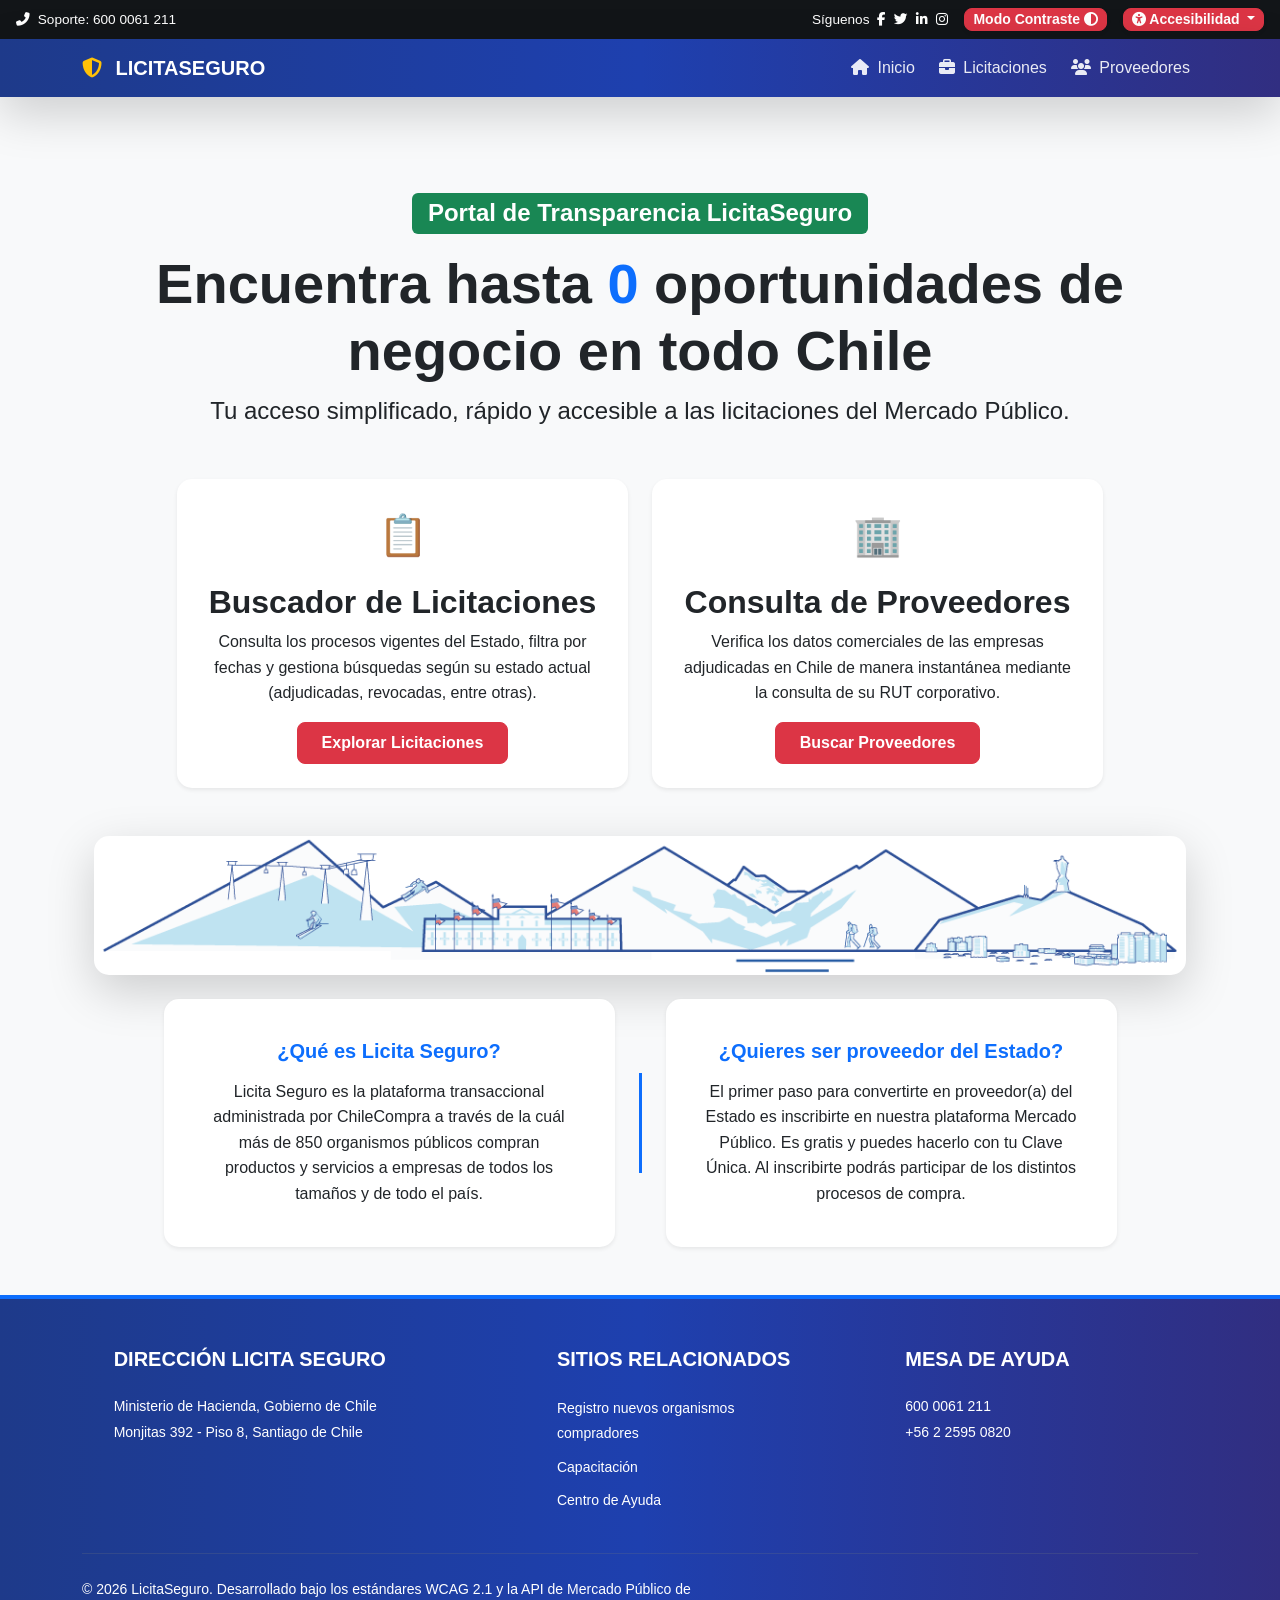
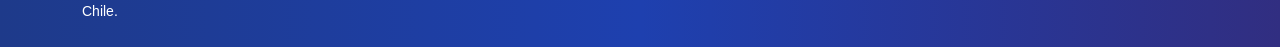
<file: index.html>
<!DOCTYPE html>
<html lang="es">

<head>
    <meta charset="UTF-8">
    <meta name="viewport" content="width=device-width, initial-scale=1.0">
    <meta property="og:description" content="Portal de Transparencia LicitaSeguro" />
    <meta name="description" content="oportunidades de negocio en todo Chile" />
    <meta property="og:url" content="https://estudianteipss.github.io/evaluacionfrontendExamen/index.html" />

    <title>LicitaSeguro - Inicio</title>
    <link href="https://cdn.jsdelivr.net/npm/bootstrap@5.3.0/dist/css/bootstrap.min.css" rel="stylesheet">
    <link rel="stylesheet" href="css/styles.css">
    <link rel="stylesheet" href="https://cdnjs.cloudflare.com/ajax/libs/font-awesome/6.5.1/css/all.min.css" />
</head>

<body class="bg-light d-flex flex-column min-vh-100">
    <div class="topbar-custom py-2 px-3 d-flex justify-content-between align-items-center" style="font-size: 0.85rem;">
        <div class="d-flex gap-3">
            <span class="d-none d-md-inline"><i class="fas fa-phone-alt me-1"></i> Soporte: 600 0061 211</span>
        </div>

        <div class="d-flex align-items-center gap-3">
            <div class="d-flex gap-2">
                <span class="d-none d-md-inline">Síguenos</span>
                <a href="https://www.instagram.com/licitaseguro2024/" class="text-white" title="Facebook"
                    aria-label="Síguenos en Facebook"><i class="fab fa-facebook-f"></i></a>
                <a href="https://www.instagram.com/licitaseguro2024/" class="text-white" title="X (Twitter)"
                    aria-label="Síguenos en X"><i class="fab fa-twitter"></i></a>
                <a href="https://www.instagram.com/licitaseguro2024/" class="text-white" title="LinkedIn"
                    aria-label="Síguenos en LinkedIn"><i class="fab fa-linkedin-in"></i></a>
                <a href="https://www.instagram.com/licitaseguro2024/" class="text-white" title="Instagram"
                    aria-label="Síguenos en Instagram"><i class="fab fa-instagram"></i></a>
            </div>

            <button id="btn-alto-contraste" class="btn btn-sm btn-contraste-rojo py-0 px-2 shadow-sm"
                aria-label="Activar modo alto contraste">
                <span class="d-none d-md-inline">Modo Contraste</span>
                <i class="fas fa-adjust"></i>
            </button>
            <div class="dropdown">
                <button class="btn btn-sm btn-contraste-rojo py-0 px-2 shadow-sm dropdown-toggle" type="button" data-bs-toggle="dropdown"
                    aria-expanded="false">
                    <i class="fa-solid fa-universal-access"></i>
                    <span>Accesibilidad</span>
                </button>

                <ul class="dropdown-menu dropdown-menu-end">
                    <li>
                        <button class="dropdown-item" onclick="changeFontSize('increase')">
                            A+ Aumentar
                        </button>
                    </li>
                    <li>
                        <button class="dropdown-item" onclick="changeFontSize('decrease')">
                            A- Reducir
                        </button>
                    </li>
                    <li>
                        <button class="dropdown-item" onclick="changeFontSize('reset')">
                            A Restablecer
                        </button>
                    </li>
                </ul>
            </div>
        </div>
    </div>

    <nav class="navbar navbar-expand-lg navbar-dark navbar-gradient shadow-lg">
        <div class="container">
            <a class="navbar-brand fw-bold text-uppercase tracking-wider" href="index.html">
                <i class="fas fa-shield-alt text-warning me-2"></i> LicitaSeguro
            </a>

            <button class="navbar-toggler" type="button" data-bs-toggle="collapse" data-bs-target="#navbarNav">
                <span class="navbar-toggler-icon"></span>
            </button>

            <div class="collapse navbar-collapse" id="navbarNav">
                <ul class="navbar-nav ms-auto align-items-center gap-2">
                    <li class="nav-item">
                        <a class="nav-link active" href="index.html"><i class="fas fa-home me-1"></i> Inicio</a>
                    </li>
                    <li class="nav-item">
                        <a class="nav-link" href="licitaciones.html"><i class="fas fa-briefcase me-1"></i>
                            Licitaciones</a>
                    </li>
                    <li class="nav-item">
                        <a class="nav-link" href="proveedores.html"><i class="fas fa-users me-1"></i> Proveedores</a>
                    </li>
                </ul>
            </div>
        </div>
    </nav>

    <main class="container my-5 flex-grow-1">
        <header class="text-center my-5">
            <p class="badge bg-success lead fs-4">Portal de Transparencia LicitaSeguro</p>
            <h1 class="display-4 fw-bold " tabindex="0">Encuentra hasta 
                <span id="numero" class="text-primary">0</span> oportunidades de negocio en todo Chile</h1>
            <p class="lead fs-4">Tu acceso simplificado, rápido y accesible a las licitaciones del Mercado Público.</p>
        </header>

        <section class="row g-4 justify-content-center" aria-label="Secciones de la plataforma">
            <div class="col-md-5">
                <div class="card h-100 shadow-sm border-0">
                    <div class="card-body text-center p-4">
                        <div class="mb-3 text-success fs-1">📋</div>
                        <h2 class="card-title fw-semibold" tabindex="0">Buscador de Licitaciones</h2>
                        <p class="card-text">Consulta los procesos vigentes del Estado, filtra por fechas y gestiona
                            búsquedas según su estado actual (adjudicadas, revocadas, entre otras).</p>
                        <a href="licitaciones.html" class="btn btn-contraste-rojo px-4 py-2" tabindex="0"
                            aria-label="Ir al módulo de buscador de licitaciones">Explorar Licitaciones</a>
                    </div>
                </div>
            </div>

            <div class="col-md-5">
                <div class="card h-100 shadow-sm border-0">
                    <div class="card-body text-center p-4">
                        <div class="mb-3 text-success fs-1">🏢</div>
                        <h2 class="card-title fw-semibold" tabindex="0">Consulta de Proveedores</h2>
                        <p class="card-text">Verifica los datos comerciales de las empresas adjudicadas en Chile de
                            manera instantánea mediante la consulta de su RUT corporativo.</p>
                        <a href="proveedores.html" class="btn btn-contraste-rojo px-4 py-2" tabindex="0"
                            aria-label="Ir al módulo de búsqueda de proveedores">Buscar Proveedores</a>
                    </div>
                </div>
            </div>

            <div class="row mt-5 mb-4">
                <div class="col-12 text-center">
                    <div class="card shadow-lg border-0 overflow-hidden">
                        <img src="assets/reg13.png" class="img-fluid" alt="Descripción accesible de la imagen"
                            style="max-height: 400px; object-fit: cover; width: 100%;">
                    </div>
                </div>
            </div>
        </section>

        <div class="row g-4 align-items-stretch justify-content-center text-center">
            <div class="col-12 col-md-5">
                <div class="card h-100 shadow-sm border-0 p-4">
                    <div class="card-body">
                        <h5 class="card-title text-primary fw-bold mb-3">¿Qué es Licita Seguro?</h5>
                        <p class="card-text">Licita Seguro es la plataforma transaccional administrada por ChileCompra
                            a través de la cuál más de 850 organismos públicos compran productos y servicios a empresas
                            de todos los tamaños y de todo el país.</p>
                    </div>
                </div>
            </div>

            <div class="d-none d-md-flex col-md-auto align-items-center">
                <div class="border-start border-primary border-3" style="height: 100px;"></div>
            </div>

            <div class="col-12 col-md-5">
                <div class="card h-100 shadow-sm border-0 p-4">
                    <div class="card-body">
                        <h5 class="card-title text-primary fw-bold mb-3">¿Quieres ser proveedor del Estado?</h5>
                        <p class="card-text">El primer paso para convertirte en proveedor(a) del Estado es inscribirte
                            en nuestra plataforma Mercado Público. Es gratis y puedes hacerlo con tu Clave Única. Al
                            inscribirte podrás participar de los distintos procesos de compra.</p>
                    </div>
                </div>
            </div>
        </div>
    </main>

    <footer class="bar-footer text-white pt-5 pb-4 mt-auto border-top border-primary border-4">
        <div class="container text-md-start text-center">
            <div class="row g-4">
                <div class="col-md-4 col-lg-4 mx-auto">
                    <h5 class="text-uppercase fw-bold mb-4">Dirección Licita Seguro</h5>
                    <p class="small mb-1">Ministerio de Hacienda, Gobierno de Chile</p>
                    <p class="small">Monjitas 392 - Piso 8, Santiago de Chile</p>
                </div>
                <div class="col-md-3 col-lg-3 mx-auto">
                    <h5 class="text-uppercase fw-bold mb-4">Sitios relacionados</h5>
                    <ul class="list-unstyled">
                        <li class="mb-2"><a href="https://comprador.mercadopublico.cl/registrarme"
                                class="text-white text-decoration-none small">Registro nuevos organismos compradores</a>
                        </li>
                        <li class="mb-2"><a href="https://capacitacion.chilecompra.cl/mod/page/view.php?id=18633"
                                class="text-white text-decoration-none small">Capacitación</a></li>
                        <li class="mb-2"><a href="https://ayuda.mercadopublico.cl/"
                                class="text-white text-decoration-none small">Centro de Ayuda</a></li>
                    </ul>
                </div>
                <div class="col-md-4 col-lg-3 mx-auto">
                    <h5 class="text-uppercase fw-bold mb-4">Mesa de Ayuda</h5>
                    <p class="small mb-1">600 0061 211</p>
                    <p class="small mb-1">+56 2 2595 0820</p>
                </div>
            </div>
            <hr class="my-4 border-secondary">
            <div class="row align-items-center">
                <div class="col-md-7 text-md-start small">
                    &copy; 2026 LicitaSeguro. Desarrollado bajo los estándares WCAG 2.1 y la API de Mercado Público de
                    Chile.
                </div>
            </div>
        </div>
    </footer>

    <script src="https://cdn.jsdelivr.net/npm/bootstrap@5.3.0/dist/js/bootstrap.bundle.min.js"></script>
    <script src="js/validaciones.js"></script>
    <script src="js/api.js"></script>
    <script src="js/ui.js"></script>
    <script src="js/accesibilidad.js"></script>
</body>

</html>
</file>
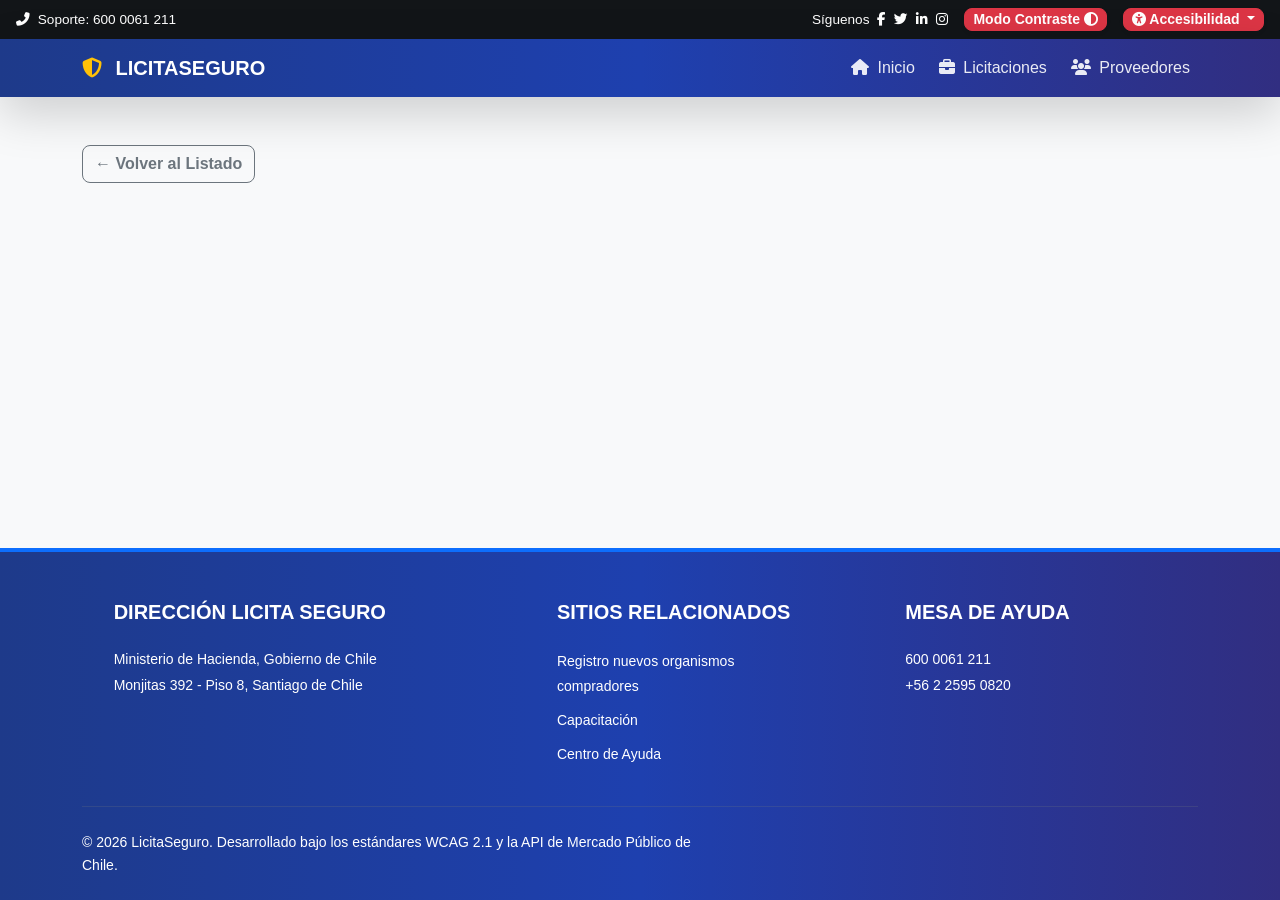
<file: detalle.html>
<!DOCTYPE html>
<html lang="es">

<head>
    <meta charset="UTF-8">
    <meta name="viewport" content="width=device-width, initial-scale=1.0">
    <title>LicitaSeguro - Detalle de Licitación</title>
    <link href="https://cdn.jsdelivr.net/npm/bootstrap@5.3.0/dist/css/bootstrap.min.css" rel="stylesheet">
    <link rel="stylesheet" href="css/styles.css">
    <link rel="stylesheet" href="https://cdnjs.cloudflare.com/ajax/libs/font-awesome/6.5.1/css/all.min.css" />
</head>

<body class="bg-light d-flex flex-column min-vh-100">
    <div class="topbar-custom py-2 px-3 d-flex justify-content-between align-items-center" style="font-size: 0.85rem;">
        <div class="d-flex gap-3">
            <span class="d-none d-md-inline"><i class="fas fa-phone-alt me-1"></i> Soporte: 600 0061 211</span>
        </div>

        <div class="d-flex align-items-center gap-3">
            <div class="d-flex gap-2">
                <span class="d-none d-md-inline">Síguenos</span>
                <a href="https://www.instagram.com/licitaseguro2024/" class="text-white" title="Facebook"
                    aria-label="Síguenos en Facebook"><i class="fab fa-facebook-f"></i></a>
                <a href="https://www.instagram.com/licitaseguro2024/" class="text-white" title="X (Twitter)"
                    aria-label="Síguenos en X"><i class="fab fa-twitter"></i></a>
                <a href="https://www.instagram.com/licitaseguro2024/" class="text-white" title="LinkedIn"
                    aria-label="Síguenos en LinkedIn"><i class="fab fa-linkedin-in"></i></a>
                <a href="https://www.instagram.com/licitaseguro2024/" class="text-white" title="Instagram"
                    aria-label="Síguenos en Instagram"><i class="fab fa-instagram"></i></a>
            </div>

            <button id="btn-alto-contraste" class="btn btn-sm btn-contraste-rojo py-0 px-2 shadow-sm"
                aria-label="Activar modo alto contraste">
                <span class="d-none d-md-inline">Modo Contraste</span>
                <i class="fas fa-adjust"></i>
            </button>
            <div class="dropdown">
                <button class="btn btn-sm btn-contraste-rojo py-0 px-2 shadow-sm dropdown-toggle" type="button"
                    data-bs-toggle="dropdown" aria-expanded="false">
                    <i class="fa-solid fa-universal-access"></i>
                    <span>Accesibilidad</span>
                </button>

                <ul class="dropdown-menu dropdown-menu-end">
                    <li>
                        <button class="dropdown-item" onclick="changeFontSize('increase')">
                            A+ Aumentar
                        </button>
                    </li>
                    <li>
                        <button class="dropdown-item" onclick="changeFontSize('decrease')">
                            A- Reducir
                        </button>
                    </li>
                    <li>
                        <button class="dropdown-item" onclick="changeFontSize('reset')">
                            A Restablecer
                        </button>
                    </li>
                </ul>
            </div>
        </div>
    </div>

    <nav class="navbar navbar-expand-lg navbar-dark navbar-gradient shadow-lg">
        <div class="container">
            <a class="navbar-brand fw-bold text-uppercase tracking-wider" href="index.html">
                <i class="fas fa-shield-alt text-warning me-2"></i> LicitaSeguro
            </a>

            <button class="navbar-toggler" type="button" data-bs-toggle="collapse" data-bs-target="#navbarNav">
                <span class="navbar-toggler-icon"></span>
            </button>

            <div class="collapse navbar-collapse" id="navbarNav">
                <ul class="navbar-nav ms-auto align-items-center gap-2">
                    <li class="nav-item">
                        <a class="nav-link" href="index.html"><i class="fas fa-home me-1"></i> Inicio</a>
                    </li>
                    <li class="nav-item">
                        <a class="nav-link active" href="licitaciones.html"><i class="fas fa-briefcase me-1"></i>
                            Licitaciones</a>
                    </li>
                    <li class="nav-item">
                        <a class="nav-link" href="proveedores.html"><i class="fas fa-users me-1"></i> Proveedores</a>
                    </li>
                </ul>
            </div>
        </div>
    </nav>

    <main class="container my-5 flex-grow-1">
        <a href="licitaciones.html" class="btn btn-outline-secondary mb-4" tabindex="0">&larr; Volver al Listado</a>

        <div id="loader" class="text-center my-5 d-none" aria-live="polite">
            <div class="spinner-border text-primary" role="status"></div>
            <p class="mt-2 text-muted">Obteniendo detalles del proceso...</p>
        </div>

        <div id="mensaje-alerta" class="alert d-none" role="alert" aria-live="assertive"></div>

        <article id="detalle-licitacion" class="card shadow-sm border-0 p-4 d-none">
            <header class="border-bottom pb-3 mb-4 d-flex justify-content-between align-items-start flex-wrap">
                <div>
                    <span class="badge bg-primary mb-4 fs-6" id="detalle-estado" tabindex="0">Estado</span> <br>
                    <span class="badge bg-dark text-white border border-white fs-3 mb-3">Características de la licitación</span> <br>
                    <span class="badge bg-success mb-2 fs-6" tabindex="0">Nombre de la Licitacion</span>
                    <h1 class="fw-bold" id="detalle-nombre" tabindex="0">Nombre</h1>

                    <div class="p-2 rounded border mt-2 mb-4">
                        <p class="mb-1 ">Código Externo: <strong id="detalle-codigo"></strong></p>
                        <p class="mb-1 ">Descripcion: <strong id="detalle-descripcion"></strong></p>
                        <p class="mb-1 ">Tipo de Licitacion: <strong id="detalle-tipo-licitacion"></strong></p>
                        <p class="mb-1 ">Tipo de Convocatoria: <strong id="detalle-tipo-convocatoria"></strong></p>
                        <p class="mb-1 ">Etapas del Proceso de Apertura: <strong id="detalle-etapa-apertura"></strong>
                        </p>
                        <p class="mb-1 ">Toma de Razon por Contraloria: <strong id="detalle-toma-razon"></strong>
                        </p>
                    </div>

                    <span class="badge bg-success mb-2 fs-6" tabindex="0">Responsable de la Licitacion</span>
                    <h1 class="fw-bold" id="detalle-organismo" tabindex="0">Nombre Organismo</h1>

                    <div class="p-2 rounded border mt-2 mb-4">
                        <p class="mb-1 ">Unidad de Compra: <strong id="detalle-nombre-unidad"></strong></p>
                        <p class="mb-1 ">RUT: <strong id="detalle-rut-unidad"></strong></p>
                        <p class="mb-1 ">Direccion: <strong id="detalle-direccion-unidad"></strong></p>
                        <p class="mb-1 ">Comuna: <strong id="detalle-comuna-unidad"></strong></p>
                        <p class="mb-1 ">Region en la cual se genero la Licitacion: <strong
                                id="detalle-region-unidad"></strong></p>
                    </div>

                    <span class="badge bg-danger mb-2 fs-6" tabindex="0">Reclamos recibidos por incumplir plazo de pago:</span>
                    <h1 class="fw-bold" id="detalle-reclamos" tabindex="0">Numero de Reclamos</h1>

                    <div class="p-2 rounded border bg-light mt-2 mb-4">
                        <p class=" text-dark mb-1 ">Este número indica los reclamos
                            recibidos por esta institución. Recuerde interpretar esta información considerando la
                            cantidad de licitaciones y órdenes de compra que esta institución genera en el Mercado
                            Público.</p>

                    </div>

                    <span class="badge bg-dark text-white border border-white fs-3 mb-2">Etapas y Plazos</span>
                    <div class="p-2 rounded border mt-2 mb-4">
                        <p class="mb-1 ">Fecha de Cierre de Recepcion de la Oferta: <strong
                                id="detalle-fecha-cierre"></strong></p>
                        <p class="mb-1 ">Fecha de Publicacion: <strong id="detalle-fecha-creacion"></strong></p>
                        <p class="mb-1 ">Fecha Inicio de Preguntas: <strong id="detalle-fecha-inicio"></strong>
                        </p>
                        <p class="mb-1 ">Fecha Final de Preguntas: <strong id="detalle-fecha-final"></strong></p>
                        <p class="mb-1 ">Fecha Publicacion de Respuestas: <strong id="detalle-fecha-pub"></strong>
                        </p>
                        <p class="mb-1 ">Fecha de Acto de Apertura Tecnica: <strong id="detalle-fecha-tecnica"></strong>
                        </p>
                        <p class="mb-1 ">Fecha de Acto de Apertura Economica: <strong
                                id="detalle-fecha-economica"></strong></p>
                        <p class="mb-1 ">Fecha de Adjudicacion: <strong id="detalle-fecha-adjudicacion"></strong>
                        </p>
                    </div>

                    <span class="badge bg-dark text-white border border-white fs-3 mb-2">Montos y Duracion de Contrato</span>
                    <div class="p-2 rounded border mt-2 mb-4">
                        <p class="mb-1 ">Estimacion en base a: <strong id="detalle-estimacion-base"></strong></p>
                        <p class="mb-1 ">Fuente de Financiamiento: <strong id="detalle-fuente-financiamiento">No
                                Especifica</strong></p>
                        <p class="mb-1 ">Monto Total Estimado: <strong id="detalle-monto-estimado"></strong></p>
                        <p class="mb-1 ">Nombre Responsable del Pago: <strong id="detalle-responsable-pago"></strong>
                        </p>
                        <p class="mb-1 ">Contrato con Renovacion: <strong id="detalle-renovacion-contrato"></strong></p>
                        <p class="mb-1 ">Nombre Responsable del Contrato: <strong
                                id="detalle-responsable-contrato"></strong></p>
                    </div>
                </div>
            </header>
            
            <span class="badge bg-dark text-white border border-white fs-3 mb-2">Productos o Servicios</span>
            <div class="row g-4">
                <div class="col-12">
                    <div class="table-responsive">
                        <table class="table table-hover align-middle mb-0"
                            aria-label="Lista de productos incluidos en la licitación">
                            <thead class="table-dark text-center">
                                <tr>
                                    <th scope="col">#</th>
                                    <th scope="col">Codigo Producto</th>
                                    <th scope="col">Codigo Categoria</th>
                                    <th scope="col">Categoria</th>
                                    <th scope="col">Nombre del Producto</th>
                                    <th scope="col">Descripción</th>
                                    <th scope="col" class="text-center">Cantidad</th>
                                    <th scope="col">Unidad</th>
                                </tr>
                            </thead>
                            <tbody id="tabla-detalle-items"></tbody>
                        </table>
                    </div>
                </div>
            </div>
        </article>
    </main>

    <footer class="bar-footer text-white pt-5 pb-4 mt-auto border-top border-primary border-4">
        <div class="container text-md-start text-center">
            <div class="row g-4">
                <div class="col-md-4 col-lg-4 mx-auto">
                    <h5 class="text-uppercase fw-bold mb-4">Dirección Licita Seguro</h5>
                    <p class="small mb-1">Ministerio de Hacienda, Gobierno de Chile</p>
                    <p class="small">Monjitas 392 - Piso 8, Santiago de Chile</p>
                </div>
                <div class="col-md-3 col-lg-3 mx-auto">
                    <h5 class="text-uppercase fw-bold mb-4">Sitios relacionados</h5>
                    <ul class="list-unstyled">
                        <li class="mb-2"><a href="https://comprador.mercadopublico.cl/registrarme"
                                class="text-white text-decoration-none small">Registro nuevos organismos compradores</a>
                        </li>
                        <li class="mb-2"><a href="https://capacitacion.chilecompra.cl/mod/page/view.php?id=18633"
                                class="text-white text-decoration-none small">Capacitación</a></li>
                        <li class="mb-2"><a href="https://ayuda.mercadopublico.cl/"
                                class="text-white text-decoration-none small">Centro de Ayuda</a></li>
                    </ul>
                </div>
                <div class="col-md-4 col-lg-3 mx-auto">
                    <h5 class="text-uppercase fw-bold mb-4">Mesa de Ayuda</h5>
                    <p class="small mb-1">600 0061 211</p>
                    <p class="small mb-1">+56 2 2595 0820</p>
                </div>
            </div>
            <hr class="my-4 border-secondary">
            <div class="row align-items-center">
                <div class="col-md-7 text-md-start small">
                    &copy; 2026 LicitaSeguro. Desarrollado bajo los estándares WCAG 2.1 y la API de Mercado Público de
                    Chile.
                </div>
            </div>
        </div>
    </footer>

    <script src="https://cdn.jsdelivr.net/npm/bootstrap@5.3.0/dist/js/bootstrap.bundle.min.js"></script>
    <script src="js/validaciones.js"></script>
    <script src="js/api.js"></script>
    <script src="js/ui.js"></script>
    <script src="js/accesibilidad.js"></script>
</body>

</html>
</file>
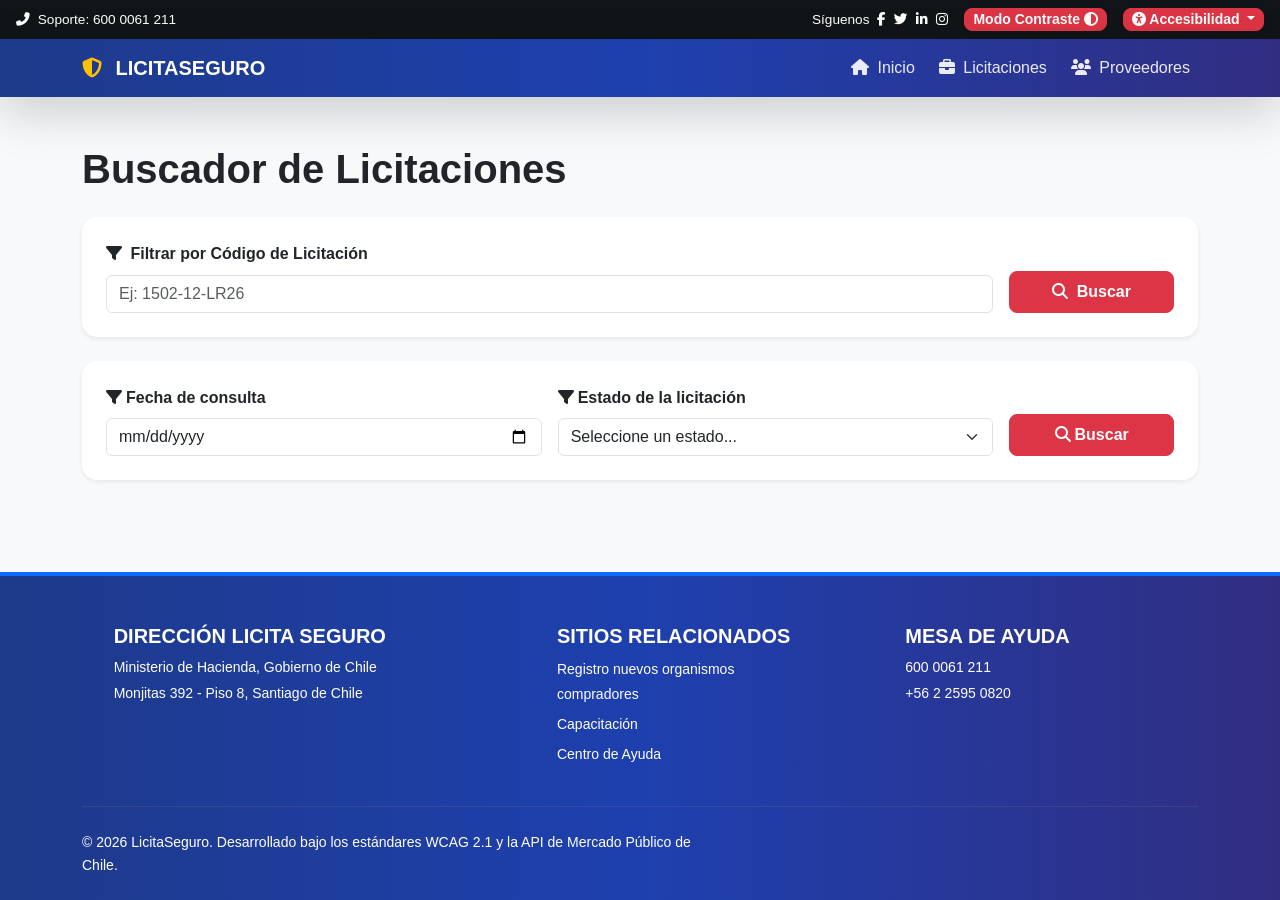
<file: licitaciones.html>
<!DOCTYPE html>
<html lang="es">

<head>
    <meta charset="UTF-8">
    <meta name="viewport" content="width=device-width, initial-scale=1.0">
    <title>LicitaSeguro - Buscador de Licitaciones</title>
    <link href="https://cdn.jsdelivr.net/npm/bootstrap@5.3.0/dist/css/bootstrap.min.css" rel="stylesheet">
    <link rel="stylesheet" href="css/styles.css">
    <link rel="stylesheet" href="https://cdnjs.cloudflare.com/ajax/libs/font-awesome/6.5.1/css/all.min.css" />
</head>

<body class="bg-light d-flex flex-column min-vh-100">
    <div class="topbar-custom py-2 px-3 d-flex justify-content-between align-items-center" style="font-size: 0.85rem;">
        <div class="d-flex gap-3">
            <span class="d-none d-md-inline"><i class="fas fa-phone-alt me-1"></i> Soporte: 600 0061 211</span>
        </div>

        <div class="d-flex align-items-center gap-3">
            <div class="d-flex gap-2">
                <span class="d-none d-md-inline">Síguenos</span>
                <a href="https://www.instagram.com/licitaseguro2024/" class="text-white" title="Facebook"
                    aria-label="Síguenos en Facebook"><i class="fab fa-facebook-f"></i></a>
                <a href="https://www.instagram.com/licitaseguro2024/" class="text-white" title="X (Twitter)"
                    aria-label="Síguenos en X"><i class="fab fa-twitter"></i></a>
                <a href="https://www.instagram.com/licitaseguro2024/" class="text-white" title="LinkedIn"
                    aria-label="Síguenos en LinkedIn"><i class="fab fa-linkedin-in"></i></a>
                <a href="https://www.instagram.com/licitaseguro2024/" class="text-white" title="Instagram"
                    aria-label="Síguenos en Instagram"><i class="fab fa-instagram"></i></a>
            </div>

            <button id="btn-alto-contraste" class="btn btn-sm btn-contraste-rojo py-0 px-2 shadow-sm"
                aria-label="Activar modo alto contraste">
                <span class="d-none d-md-inline">Modo Contraste</span>
                <i class="fas fa-adjust"></i>
            </button>
            <div class="dropdown">
                <button class="btn btn-sm btn-contraste-rojo py-0 px-2 shadow-sm dropdown-toggle" type="button"
                    data-bs-toggle="dropdown" aria-expanded="false">
                    <i class="fa-solid fa-universal-access"></i>
                    <span>Accesibilidad</span>
                </button>

                <ul class="dropdown-menu dropdown-menu-end">
                    <li>
                        <button class="dropdown-item" onclick="changeFontSize('increase')">
                            A+ Aumentar
                        </button>
                    </li>
                    <li>
                        <button class="dropdown-item" onclick="changeFontSize('decrease')">
                            A- Reducir
                        </button>
                    </li>
                    <li>
                        <button class="dropdown-item" onclick="changeFontSize('reset')">
                            A Restablecer
                        </button>
                    </li>
                </ul>
            </div>
        </div>
    </div>

    <nav class="navbar navbar-expand-lg navbar-dark navbar-gradient shadow-lg">
        <div class="container">
            <a class="navbar-brand fw-bold text-uppercase tracking-wider" href="index.html">
                <i class="fas fa-shield-alt text-warning me-2"></i> LicitaSeguro
            </a>

            <button class="navbar-toggler" type="button" data-bs-toggle="collapse" data-bs-target="#navbarNav">
                <span class="navbar-toggler-icon"></span>
            </button>

            <div class="collapse navbar-collapse" id="navbarNav">
                <ul class="navbar-nav ms-auto align-items-center gap-2">
                    <li class="nav-item">
                        <a class="nav-link" href="index.html"><i class="fas fa-home me-1"></i> Inicio</a>
                    </li>
                    <li class="nav-item">
                        <a class="nav-link active" href="licitaciones.html"><i class="fas fa-briefcase me-1"></i>
                            Licitaciones</a>
                    </li>
                    <li class="nav-item">
                        <a class="nav-link" href="proveedores.html"><i class="fas fa-users me-1"></i> Proveedores</a>
                    </li>
                </ul>
            </div>
        </div>
    </nav>

    <main class="container my-5 flex-grow-1">
        <h1 class="mb-4 fw-bold" tabindex="0">Buscador de Licitaciones</h1>

        <div class="card p-4 shadow-sm border-0 mb-4">
            <div class="row g-3">
                <div class="col-md-10">
                    <label for="input-codigo-directo" class="form-label fw-bold">
                        <i class="fas fa-filter me-1"></i> Filtrar por Código de Licitación
                    </label>
                    <input type="text" id="input-codigo-directo" class="form-control " placeholder="Ej: 1502-12-LR26"
                        aria-label="Introduce el código de la licitación">
                </div>
                <div class="col-md-2 d-flex align-items-end">
                    <button class="btn btn-contraste-rojo w-100 py-2" type="button" id="btn-buscar-directo">
                        <i class="fas fa-search me-1"></i> Buscar
                    </button>
                </div>
                <div id="error-codigo-directo" class="invalid-feedback d-none">Por favor, ingrese un código válido para
                    buscar.</div>
            </div>
        </div>
        <div class="card p-4 shadow-sm border-0 mb-4">
            <form id="form-filtros" class="row g-3" aria-label="Filtros de búsqueda de licitaciones">
                <div class="col-md-5">
                    <label for="input-fecha" class="form-label fw-semibold">
                        <i class="fas fa-filter me-1"></i>Fecha de consulta</label>
                    <input type="date" class="form-control" id="input-fecha" required tabindex="0">
                </div>
                <div class="col-md-5">
                    <label for="select-estado" class="form-label fw-semibold">
                        <i class="fas fa-filter me-1"></i>Estado de la licitación</label>
                    <select class="form-select" id="select-estado" required tabindex="0">
                        <option value="" disabled selected>Seleccione un estado...</option>
                        <option value="publicada">Publicada</option>
                        <option value="adjudicada">Adjudicada</option>
                        <option value="revocada">Revocada</option>
                        <option value="suspendida">Suspendida</option>
                    </select>
                </div>
                <div class="col-md-2 d-flex align-items-end">
                    <button type="submit" class="btn btn-contraste-rojo w-100 py-2" tabindex="0">
                        <i class="fas fa-search me-1"></i>Buscar</button>
                </div>
            </form>
        </div>

        <div id="loader" class="text-center my-5 d-none" aria-live="polite" aria-label="Cargando datos del servidor">
            <div class="spinner-border text-primary" role="status" style="width: 3rem; height: 3rem;"></div>
            <p class="mt-2 text-muted fw-medium">Consultando Mercado Público, por favor espere...</p>
        </div>

        <div id="mensaje-alerta" class="alert d-none" role="alert" aria-live="assertive"></div>

        <div id="contenedor-resultados" class="card shadow-sm border-0 d-none">
            <div class="p-3 bg-white border-bottom">
                <div class="row align-items-center">
                    <div class="col-md-6">
                        <label for="input-filtro-palabra" class="form-label small fw-bold text-muted mb-1">Filtrar
                            resultados en tiempo real</label>
                        <input type="text" id="input-filtro-palabra" class="form-control form-control-sm"
                            placeholder="Escriba palabra clave o código para reducir la lista...">
                    </div>
                </div>
            </div>
            <div class="table-responsive">
                <table class="table table-hover align-middle mb-0" aria-label="Listado de licitaciones encontradas">
                    <thead class="table-dark text-center">
                        <tr>
                            <th scope="col" tabindex="0">Código</th>
                            <th scope="col" tabindex="0">Nombre del Proceso</th>
                            <th scope="col" tabindex="0">Fecha Cierre</th>
                            <th scope="col" tabindex="0">Estado</th>
                            <th scope="col" tabindex="0">Acciones</th>
                        </tr>
                    </thead>
                    <tbody id="tabla-licitaciones">
                    </tbody>
                </table>
            </div>

            <nav class="d-flex justify-content-center p-3 border-top" aria-label="Navegación de páginas de resultados">
                <ul class="pagination mb-0">
                    <li class="page-item" id="btn-anterior">
                        <button class="page-link" tabindex="0" aria-label="Página anterior">Anterior</button>
                    </li>
                    <li class="page-item disabled"><span class="page-link" id="info-paginacion">Página 1</span></li>
                    <li class="page-item" id="btn-siguiente">
                        <button class="page-link" tabindex="0" aria-label="Página siguiente">Siguiente</button>
                    </li>
                </ul>
            </nav>
        </div>
    </main>

    <footer class="bar-footer text-white pt-5 pb-4 mt-auto border-top border-primary border-4">
        <div class="container text-md-start text-center">
            <div class="row g-4">
                <div class="col-md-4 col-lg-4 mx-auto">
                    <h5 class="text-uppercase fw-bold">Dirección Licita Seguro</h5>
                    <p class="small mb-1">Ministerio de Hacienda, Gobierno de Chile</p>
                    <p class="small">Monjitas 392 - Piso 8, Santiago de Chile</p>
                </div>
                <div class="col-md-3 col-lg-3 mx-auto">
                    <h5 class="text-uppercase fw-bold">Sitios relacionados</h5>
                    <ul class="list-unstyled">
                        <li class="mb-1"><a href="https://comprador.mercadopublico.cl/registrarme"
                                class="text-white text-decoration-none small">Registro nuevos organismos compradores</a>
                        </li>
                        <li class="mb-1"><a href="https://capacitacion.chilecompra.cl/mod/page/view.php?id=18633"
                                class="text-white text-decoration-none small">Capacitación</a></li>
                        <li class="mb-1"><a href="https://ayuda.mercadopublico.cl/"
                                class="text-white text-decoration-none small">Centro de Ayuda</a></li>
                    </ul>
                </div>
                <div class="col-md-4 col-lg-3 mx-auto">
                    <h5 class="text-uppercase fw-bold">Mesa de Ayuda</h5>
                    <p class="small mb-1">600 0061 211</p>
                    <p class="small mb-1">+56 2 2595 0820</p>
                </div>
            </div>
            <hr class="my-4 border-secondary">
            <div class="row align-items-center">
                <div class="col-md-7 text-md-start small">
                    &copy; 2026 LicitaSeguro. Desarrollado bajo los estándares WCAG 2.1 y la API de Mercado Público de
                    Chile.
                </div>
            </div>
        </div>
    </footer>

    <script src="https://cdn.jsdelivr.net/npm/bootstrap@5.3.0/dist/js/bootstrap.bundle.min.js"></script>
    <script src="js/validaciones.js"></script>
    <script src="js/api.js"></script>
    <script src="js/ui.js"></script>
    <script src="js/accesibilidad.js"></script>
</body>

</html>
</file>
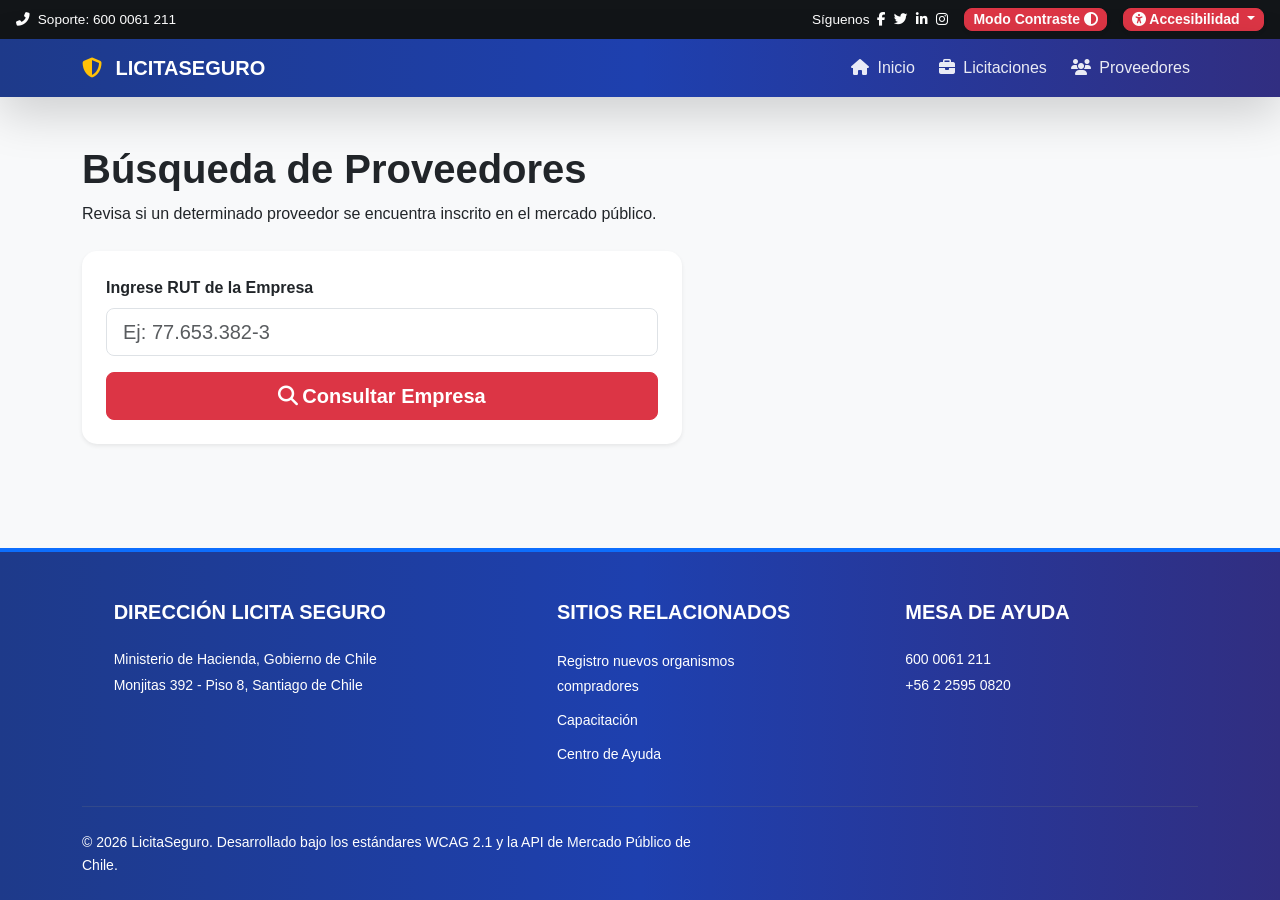
<file: proveedores.html>
<!DOCTYPE html>
<html lang="es">

<head>
    <meta charset="UTF-8">
    <meta name="viewport" content="width=device-width, initial-scale=1.0">
    <title>LicitaSeguro - Consultar Proveedor</title>
    <link href="https://cdn.jsdelivr.net/npm/bootstrap@5.3.0/dist/css/bootstrap.min.css" rel="stylesheet">
    <link rel="stylesheet" href="css/styles.css">
    <link rel="stylesheet" href="https://cdnjs.cloudflare.com/ajax/libs/font-awesome/6.5.1/css/all.min.css" />
</head>

<body class="bg-light d-flex flex-column min-vh-100">
    <div class="topbar-custom py-2 px-3 d-flex justify-content-between align-items-center" style="font-size: 0.85rem;">
        <div class="d-flex gap-3">
            <span class="d-none d-md-inline"><i class="fas fa-phone-alt me-1"></i> Soporte: 600 0061 211</span>
        </div>

        <div class="d-flex align-items-center gap-3">
            <div class="d-flex gap-2">
                <span class="d-none d-md-inline">Síguenos</span>
                <a href="https://www.instagram.com/licitaseguro2024/" class="text-white" title="Facebook"
                    aria-label="Síguenos en Facebook"><i class="fab fa-facebook-f"></i></a>
                <a href="https://www.instagram.com/licitaseguro2024/" class="text-white" title="X (Twitter)"
                    aria-label="Síguenos en X"><i class="fab fa-twitter"></i></a>
                <a href="https://www.instagram.com/licitaseguro2024/" class="text-white" title="LinkedIn"
                    aria-label="Síguenos en LinkedIn"><i class="fab fa-linkedin-in"></i></a>
                <a href="https://www.instagram.com/licitaseguro2024/" class="text-white" title="Instagram"
                    aria-label="Síguenos en Instagram"><i class="fab fa-instagram"></i></a>
            </div>

            <button id="btn-alto-contraste" class="btn btn-sm btn-contraste-rojo py-0 px-2 shadow-sm"
                aria-label="Activar modo alto contraste">
                <span class="d-none d-md-inline">Modo Contraste</span>
                <i class="fas fa-adjust"></i>
            </button>
            <div class="dropdown">
                <button class="btn btn-sm btn-contraste-rojo py-0 px-2 shadow-sm dropdown-toggle" type="button" data-bs-toggle="dropdown"
                    aria-expanded="false">
                    <i class="fa-solid fa-universal-access"></i>
                    <span>Accesibilidad</span>
                </button>

                <ul class="dropdown-menu dropdown-menu-end">
                    <li>
                        <button class="dropdown-item" onclick="changeFontSize('increase')">
                            A+ Aumentar
                        </button>
                    </li>
                    <li>
                        <button class="dropdown-item" onclick="changeFontSize('decrease')">
                            A- Reducir
                        </button>
                    </li>
                    <li>
                        <button class="dropdown-item" onclick="changeFontSize('reset')">
                            A Restablecer
                        </button>
                    </li>
                </ul>
            </div>
        </div>
    </div>

    <nav class="navbar navbar-expand-lg navbar-dark navbar-gradient shadow-lg">
        <div class="container">
            <a class="navbar-brand fw-bold text-uppercase tracking-wider" href="index.html">
                <i class="fas fa-shield-alt text-warning me-2"></i> LicitaSeguro
            </a>

            <button class="navbar-toggler" type="button" data-bs-toggle="collapse" data-bs-target="#navbarNav">
                <span class="navbar-toggler-icon"></span>
            </button>

            <div class="collapse navbar-collapse" id="navbarNav">
                <ul class="navbar-nav ms-auto align-items-center gap-2">
                    <li class="nav-item">
                        <a class="nav-link" href="index.html"><i class="fas fa-home me-1"></i> Inicio</a>
                    </li>
                    <li class="nav-item">
                        <a class="nav-link" href="licitaciones.html"><i class="fas fa-briefcase me-1"></i>
                            Licitaciones</a>
                    </li>
                    <li class="nav-item">
                        <a class="nav-link active" href="proveedores.html"><i class="fas fa-users me-1"></i>
                            Proveedores</a>
                    </li>
                </ul>
            </div>
        </div>
    </nav>

    <main class="container my-5 flex-grow-1">
        <h1 class="fw-bold" tabindex="0">Búsqueda de Proveedores</h1>
        <p class="mb-4">Revisa si un determinado proveedor se encuentra inscrito en el mercado público.</p>

        <div class="card p-4 shadow-sm border-0 mb-4" style="max-width: 600px;">
            <form id="form-proveedor" novalidate aria-label="Formulario de consulta de RUT comercial">
                <div class="mb-3">
                    <label for="input-rut" class="form-label fw-semibold">Ingrese RUT de la Empresa</label>
                    <input type="text" class="form-control form-control-lg" id="input-rut"
                        placeholder="Ej: 77.653.382-3" required tabindex="0">
                    <div id="rut-error" class="invalid-feedback" aria-live="assertive">
                        Por favor, ingrese un RUT válido.
                    </div>
                </div>
                <button type="submit" class="btn btn-contraste-rojo btn-lg w-100" tabindex="0">
                    <i class="fas fa-search me-1"></i>Consultar Empresa</button>
            </form>
        </div>

        <div id="loader" class="text-center my-5 d-none" aria-live="polite">
            <div class="spinner-border text-success" role="status"></div>
            <p class="mt-2 text-muted">Buscando registro comercial de la empresa...</p>
        </div>

        <div id="mensaje-alerta" class="alert d-none" role="alert" aria-live="assertive"></div>

        <section id="resultado-proveedor" class="card shadow-sm border-0 p-0 overflow-hidden d-none"
            style="max-width: 650px;">
            <div class="bg-success text-white px-4 py-3">
                <span class="badge bg-white text-success fw-bold text-uppercase mb-1">Registro Encontrado</span>
                <h2 class="h4 fw-bold mb-0 text-white" id="prov-razon-social" tabindex="0">Razón Social de la Empresa
                </h2>
            </div>

            <div class="card-body p-4">
                <div class="row g-3 text-center">
                    <div class="col-sm-6 border-end">
                        <span class="d-block small text-uppercase fw-semibold tracking-wider mb-1">RUT Proveedor</span>
                        <strong id="prov-rut" class="fs-5" tabindex="0">-</strong>
                    </div>
                    <div class="col-sm-6">
                        <span class="d-block small text-uppercase fw-semibold tracking-wider mb-1">ID Proveedor</span>
                        <strong id="prov-id" class="fs-5" tabindex="0">-</strong>
                    </div>
                </div>
            </div>
        </section>
    </main>

    <footer class="bar-footer text-white pt-5 pb-4 mt-auto border-top border-primary border-4">
        <div class="container text-md-start text-center">
            <div class="row g-4">
                <div class="col-md-4 col-lg-4 mx-auto">
                    <h5 class="text-uppercase fw-bold mb-4">Dirección Licita Seguro</h5>
                    <p class="small mb-1">Ministerio de Hacienda, Gobierno de Chile</p>
                    <p class="small">Monjitas 392 - Piso 8, Santiago de Chile</p>
                </div>
                <div class="col-md-3 col-lg-3 mx-auto">
                    <h5 class="text-uppercase fw-bold mb-4">Sitios relacionados</h5>
                    <ul class="list-unstyled">
                        <li class="mb-2"><a href="https://comprador.mercadopublico.cl/registrarme"
                                class="text-white text-decoration-none small">Registro nuevos organismos compradores</a>
                        </li>
                        <li class="mb-2"><a href="https://capacitacion.chilecompra.cl/mod/page/view.php?id=18633"
                                class="text-white text-decoration-none small">Capacitación</a></li>
                        <li class="mb-2"><a href="https://ayuda.mercadopublico.cl/"
                                class="text-white text-decoration-none small">Centro de Ayuda</a></li>
                    </ul>
                </div>
                <div class="col-md-4 col-lg-3 mx-auto">
                    <h5 class="text-uppercase fw-bold mb-4">Mesa de Ayuda</h5>
                    <p class="small mb-1">600 0061 211</p>
                    <p class="small mb-1">+56 2 2595 0820</p>
                </div>
            </div>
            <hr class="my-4 border-secondary">
            <div class="row align-items-center">
                <div class="col-md-7 text-md-start small">
                    &copy; 2026 LicitaSeguro. Desarrollado bajo los estándares WCAG 2.1 y la API de Mercado Público de
                    Chile.
                </div>
            </div>
        </div>
    </footer>

    <script src="https://cdn.jsdelivr.net/npm/bootstrap@5.3.0/dist/js/bootstrap.bundle.min.js"></script>
    <script src="js/validaciones.js"></script>
    <script src="js/api.js"></script>
    <script src="js/ui.js"></script>
    <script src="js/accesibilidad.js"></script>
</body>

</html>
</file>
<file: css/styles.css>
/* --- MEJORAS VISUALES PARA LICITASEGURO --- */

/* 1. Tipografía y Espaciado Moderno */
body {
    font-family: 'Inter', -apple-system, BlinkMacSystemFont, "Segoe UI", Roboto, sans-serif;
    line-height: 1.6;
    background-color: var(--bg-light);
}

/* Colores personalizados */
.topbar-custom {
    background-color: #121518 !important;
    color: #ffffff;
    font-size: 0.85rem;
}

.navbar-gradient, .bar-footer {
    background: linear-gradient(90deg, #1e3a8a 0%, #1e40af 50%, #312e81 100%) !important;
}

/* Mejora visual para los enlaces del nav */
.navbar-gradient .nav-link {
    color: rgba(255, 255, 255, 0.9) !important;
    transition: 0.3s;
}

.navbar-gradient .nav-link:hover {
    color: #ffffff !important;
    text-shadow: 0 0 8px rgba(255,255,255,0.3);
}

/* 2. Tarjetas con Estética Premium */
.card {
    border: none;
    border-radius: 15px;
    box-shadow: 0 10px 20px rgba(0,0,0,0.05);
    overflow: hidden;
    transition: transform 0.2s ease-in-out;
}

.card:hover {
    transform: translateY(-5px);
}

/* 3. Tablas con Estilo Dashboard */
.table {
    margin-bottom: 0;
}

.table thead {
    background-color: var(--primary-color);
    color: white;
    text-transform: uppercase;
    font-size: 0.75rem;
    letter-spacing: 1px;
}

.table tbody tr:nth-of-type(even) {
    background-color: #f8f9fa;
}

.table tbody tr:hover {
    background-color: #eef2f7;
    cursor: pointer;
}

/* 4. Botones con mejor interacción */
.btn {
    border-radius: 8px;
    font-weight: 600;
    transition: all 0.3s ease;
}

.btn-primary {
    background-color: var(--primary-color);
    border-color: var(--primary-color);
}

.btn-primary:hover {
    background-color: #34495e; /* Un tono más oscuro para el hover */
    transform: scale(1.02);
}

/* Estilos para el Modo Alto Contraste */
.alto-contraste-activo {
    background-color: #000 !important;
    color: #fff !important;
}

.alto-contraste-activo .card,
.alto-contraste-activo .table {
    border: 2px solid #fff !important;
    background-color: #000 !important;
    color: #fff !important;
}


/* botón de contraste rojo */
.btn-contraste-rojo {
    background-color: #dc3545; /* Rojo Bootstrap */
    color: white !important;
    border: 1px solid #dc3545;
    transition: all 0.3s ease;
}

.btn-contraste-rojo:hover {
    background-color: #b02a37; /* Rojo más oscuro para el hover */
    border-color: #a32833;
    transform: scale(1.05); /* Pequeño efecto de elevación */
    box-shadow: 0 4px 8px rgba(0,0,0,0.2);
}
</file>
